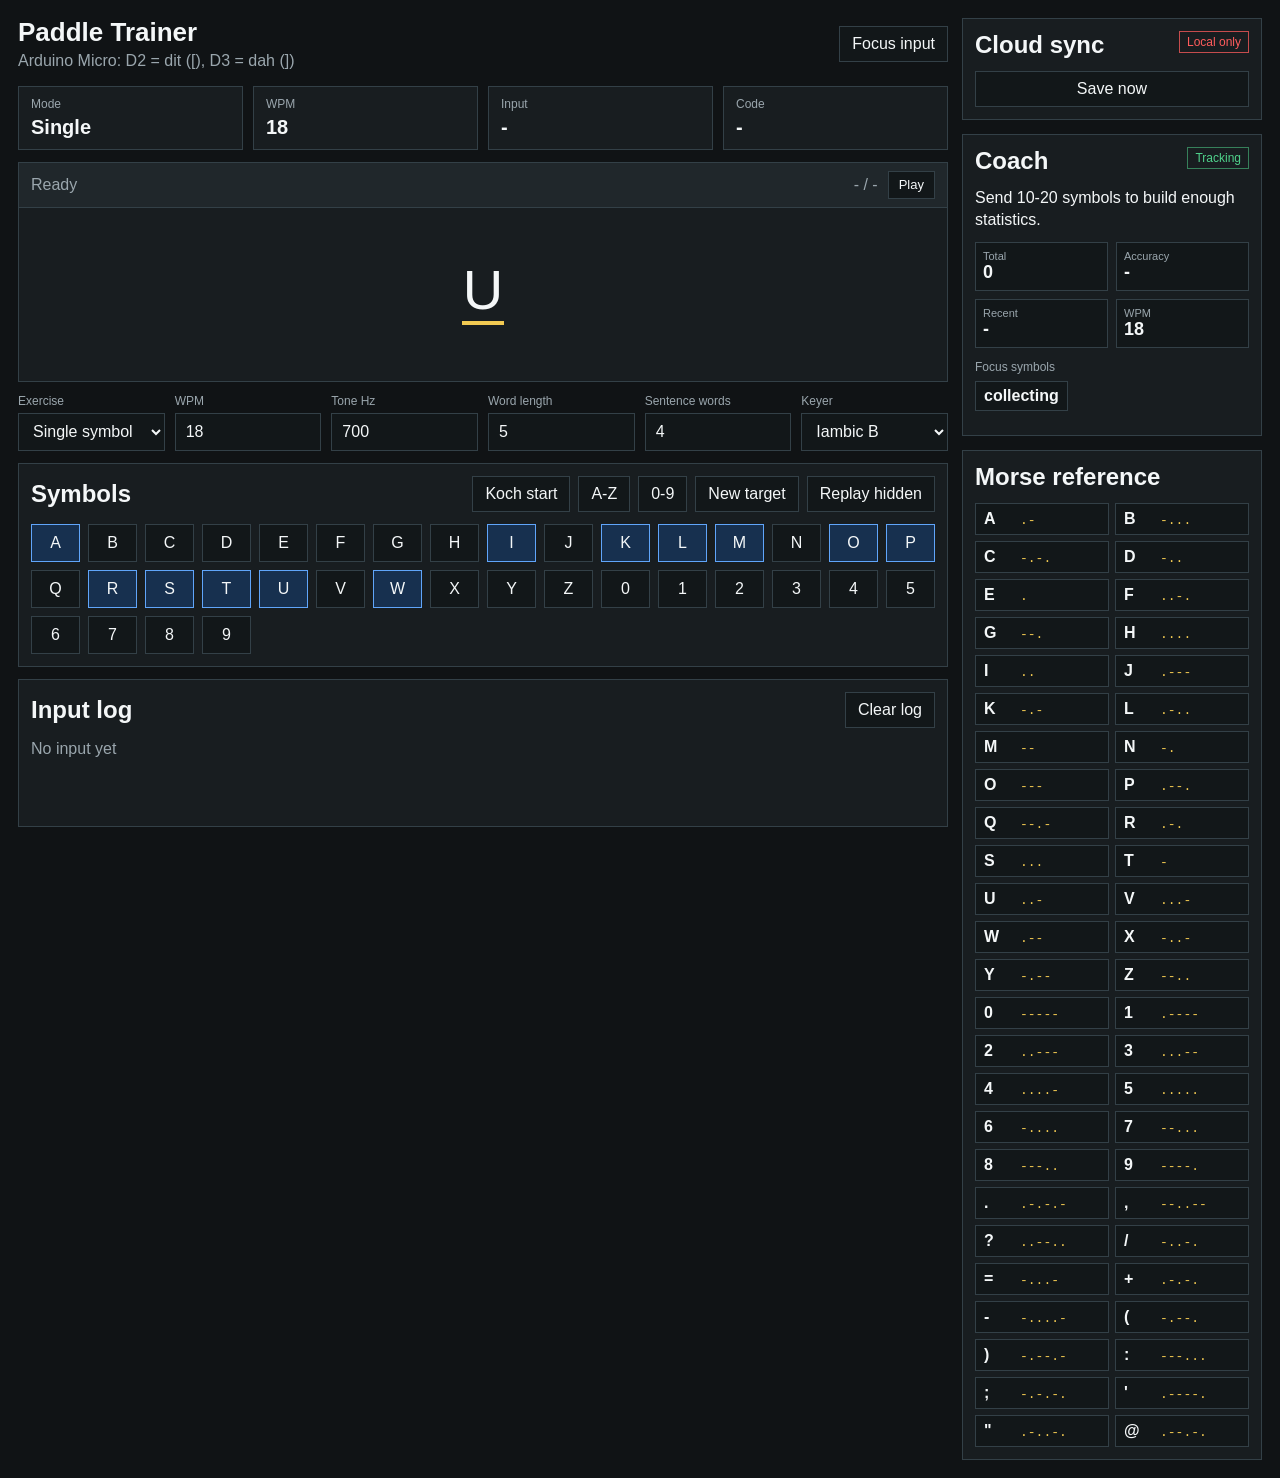
<file: firmware/m5_wifi_paddle_trainer/data/index.html>
<!doctype html>
<html lang="en">
  <head>
    <meta charset="utf-8" />
    <meta name="viewport" content="width=device-width, initial-scale=1" />
    <title>Paddle Trainer</title>
    <link rel="stylesheet" href="./styles.css" />
  </head>
  <body>
    <main class="app-shell">
      <div class="layout">
      <section class="workbench" aria-label="Morse trainer">
        <header class="topbar">
          <div>
            <h1>Paddle Trainer</h1>
            <p>Arduino Micro: D2 = dit ([), D3 = dah (])</p>
          </div>
          <button id="focusButton" type="button">Focus input</button>
        </header>

        <div class="status-grid">
          <div class="metric">
            <span>Mode</span>
            <strong id="modeLabel">Single</strong>
          </div>
          <div class="metric">
            <span>WPM</span>
            <strong id="wpmLabel">18</strong>
          </div>
          <div class="metric">
            <span>Input</span>
            <strong id="inputLabel">-</strong>
          </div>
          <div class="metric">
            <span>Code</span>
            <strong id="codeLabel">-</strong>
          </div>
        </div>

        <section id="targetPanel" class="target-panel" tabindex="0">
          <div class="target-meta">
            <span id="resultLabel">Ready</span>
            <div class="target-controls">
              <span id="keyStateLabel">Dit/Dah idle</span>
              <button id="listenGameButton" type="button">Play</button>
            </div>
          </div>
          <div id="targetText" class="target-text" aria-live="polite"></div>
        </section>

        <section class="settings-grid" aria-label="Trainer settings">
          <div class="control-group">
            <label for="modeSelect">Exercise</label>
            <select id="modeSelect">
              <option value="single">Single symbol</option>
              <option value="word">Word</option>
              <option value="sentence">Short sentence</option>
              <option value="listen">Listen repeat</option>
              <option value="free">Free input</option>
            </select>
          </div>

          <div class="control-group">
            <label for="wpmInput">WPM</label>
            <input id="wpmInput" type="number" min="5" max="45" value="18" />
          </div>

          <div class="control-group">
            <label for="toneInput">Tone Hz</label>
            <input id="toneInput" type="number" min="300" max="1200" value="700" />
          </div>

          <div class="control-group">
            <label for="wordLengthInput">Word length</label>
            <input id="wordLengthInput" type="number" min="1" max="12" value="5" />
          </div>

          <div class="control-group">
            <label for="wordCountInput">Sentence words</label>
            <input id="wordCountInput" type="number" min="2" max="8" value="4" />
          </div>

          <div class="control-group">
            <label for="iambicSelect">Keyer</label>
            <select id="iambicSelect">
              <option value="b">Iambic B</option>
              <option value="a">Iambic A</option>
            </select>
          </div>

        </section>

        <section class="symbol-panel" aria-label="Character selection">
          <div class="symbol-header">
            <h2>Symbols</h2>
            <div class="actions">
              <button id="kochButton" type="button">Koch start</button>
              <button id="lettersButton" type="button">A-Z</button>
              <button id="numbersButton" type="button">0-9</button>
              <button id="newTargetButton" type="button">New target</button>
              <button class="play-target-button" data-play-target type="button">Replay hidden</button>
            </div>
          </div>
          <div id="symbolGrid" class="symbol-grid"></div>
        </section>

        <section class="log-panel" aria-label="Input log">
          <div class="log-header">
            <h2>Input log</h2>
            <button id="clearLogButton" type="button">Clear log</button>
          </div>
          <div id="logList" class="log-list">
            <span id="logEmpty" class="log-empty">No input yet</span>
          </div>
        </section>
      </section>
      <aside class="right-rail">
        <section class="sync-panel" aria-label="Cloud sync">
          <div class="sync-header">
            <h2>Cloud sync</h2>
            <span id="syncStatus" class="sync-status">Local only</span>
          </div>
          <div class="sync-controls">
            <button id="syncSaveButton" type="button">Save now</button>
          </div>
        </section>

        <section class="coach-panel" aria-label="Training coach">
          <div class="coach-header">
            <h2>Coach</h2>
            <span id="coachState" class="coach-state">Watching</span>
          </div>
          <div id="coachAdvice" class="coach-advice"></div>
          <div id="coachStats" class="coach-stats"></div>
          <div>
            <h3>Focus symbols</h3>
            <div id="coachFocus" class="coach-focus"></div>
          </div>
        </section>

        <section class="reference-panel" aria-label="Morse code reference">
          <h2>Morse reference</h2>
          <div id="referenceGrid" class="reference-grid"></div>
        </section>
      </aside>
      </div>
    </main>

    <script src="./sync-config.js"></script>
    <script src="./app.js"></script>
  </body>
</html>
</file>
<file: firmware/m5_wifi_paddle_trainer/data/styles.css>
:root {
  color-scheme: dark;
  --bg: #101315;
  --panel: #181d20;
  --panel-2: #20272b;
  --text: #f4f7f8;
  --muted: #9aa6ad;
  --line: #334047;
  --green: #4fd28b;
  --red: #ff5c5c;
  --yellow: #f2ca52;
  --blue: #60a5fa;
}

* {
  box-sizing: border-box;
}

body {
  margin: 0;
  background: var(--bg);
  color: var(--text);
  font-family: Arial, Helvetica, sans-serif;
}

button,
input,
select {
  font: inherit;
}

button,
select,
input {
  border: 1px solid var(--line);
  background: #121719;
  color: var(--text);
}

input[type="checkbox"] {
  width: 18px;
  height: 18px;
  accent-color: var(--blue);
}

button {
  min-height: 36px;
  padding: 0 12px;
  cursor: pointer;
}

button:hover,
select:hover,
input:hover {
  border-color: var(--blue);
}

button:disabled {
  color: #667178;
  cursor: not-allowed;
  opacity: 0.7;
}

.app-shell {
  min-height: 100vh;
  padding: 18px;
}

.layout {
  max-width: 1440px;
  margin: 0 auto;
  display: grid;
  grid-template-columns: minmax(0, 1fr) 300px;
  gap: 14px;
  align-items: start;
}

.workbench {
  max-width: 1120px;
  width: 100%;
}

.topbar {
  display: flex;
  align-items: center;
  justify-content: space-between;
  gap: 16px;
  margin-bottom: 16px;
}

h1,
h2,
p {
  margin: 0;
}

h1 {
  font-size: 26px;
  line-height: 1.1;
}

.topbar p {
  color: var(--muted);
  margin-top: 5px;
}

.status-grid {
  display: grid;
  grid-template-columns: repeat(4, 1fr);
  gap: 10px;
  margin-bottom: 12px;
}

.metric {
  background: var(--panel);
  border: 1px solid var(--line);
  padding: 10px 12px;
}

.metric span {
  display: block;
  color: var(--muted);
  font-size: 12px;
  margin-bottom: 4px;
}

.metric strong {
  font-size: 20px;
  line-height: 1.2;
}

.target-panel {
  min-height: 220px;
  border: 1px solid var(--line);
  background: var(--panel);
  outline: none;
  margin-bottom: 12px;
}

.target-panel:focus {
  border-color: var(--blue);
}

.target-meta {
  display: flex;
  align-items: center;
  justify-content: space-between;
  gap: 12px;
  background: var(--panel-2);
  border-bottom: 1px solid var(--line);
  color: var(--muted);
  padding: 8px 12px;
}

.target-controls {
  display: flex;
  align-items: center;
  gap: 10px;
}

.target-controls button {
  min-height: 28px;
  padding: 0 10px;
  font-size: 13px;
}

.target-text {
  min-height: 170px;
  display: flex;
  flex-wrap: wrap;
  align-content: center;
  justify-content: center;
  gap: 8px;
  padding: 24px;
  font-size: 56px;
  line-height: 1.08;
  letter-spacing: 0;
}

.target-char,
.target-space {
  min-width: 42px;
  min-height: 64px;
  display: inline-flex;
  align-items: center;
  justify-content: center;
  border-bottom: 4px solid transparent;
}

.target-space {
  min-width: 26px;
}

.target-char.current {
  border-color: var(--yellow);
}

.target-char.correct {
  color: var(--green);
}

.hidden-char {
  font-size: 22px;
  font-weight: 700;
}

.target-char.error,
.target-panel.error .target-char.current {
  color: var(--red);
}

.free-output {
  width: 100%;
  max-height: 150px;
  overflow: auto;
  overflow-wrap: anywhere;
  text-align: left;
  font-size: 42px;
  line-height: 1.2;
}

.target-panel.success {
  border-color: var(--green);
}

.target-panel.error {
  border-color: var(--red);
}

.settings-grid {
  display: grid;
  grid-template-columns: repeat(6, 1fr);
  gap: 10px;
  margin-bottom: 12px;
}

.control-group {
  display: grid;
  gap: 5px;
}

.control-group label {
  color: var(--muted);
  font-size: 12px;
}

.control-group input,
.control-group select {
  width: 100%;
  min-height: 38px;
  padding: 0 10px;
}

.check-control {
  border: 1px solid var(--line);
  background: #121719;
  min-height: 38px;
  padding: 7px 10px;
  align-content: center;
}

.check-control input {
  min-height: 0;
  padding: 0;
}

.check-control strong {
  font-size: 13px;
}

.symbol-panel {
  border: 1px solid var(--line);
  background: var(--panel);
  padding: 12px;
  margin-bottom: 12px;
}

.symbol-header,
.log-header {
  display: flex;
  align-items: center;
  justify-content: space-between;
  gap: 12px;
  margin-bottom: 12px;
}

.actions {
  display: flex;
  flex-wrap: wrap;
  gap: 8px;
}

.symbol-grid {
  display: grid;
  grid-template-columns: repeat(auto-fill, minmax(48px, 1fr));
  gap: 8px;
}

.symbol-tile {
  display: flex;
  align-items: center;
  justify-content: center;
  min-height: 38px;
  border: 1px solid var(--line);
  background: #121719;
  user-select: none;
}

.symbol-tile input {
  position: absolute;
  opacity: 0;
  pointer-events: none;
}

.symbol-tile.selected {
  border-color: var(--blue);
  background: #17304f;
}

.symbol-tile.coach-focus-symbol {
  border-color: var(--red);
  box-shadow: inset 0 0 0 2px rgba(255, 92, 92, 0.28), 0 0 0 1px rgba(255, 92, 92, 0.18);
}

.symbol-tile.selected.coach-focus-symbol {
  background: linear-gradient(135deg, #17304f 0 58%, rgba(255, 92, 92, 0.24) 58% 100%);
}

.log-panel {
  border: 1px solid var(--line);
  background: var(--panel);
  padding: 12px;
}

.log-list {
  min-height: 74px;
  display: flex;
  flex-wrap: wrap;
  align-content: flex-start;
  gap: 8px;
}

.log-entry {
  min-width: 58px;
  border: 1px solid var(--line);
  background: #121719;
  padding: 6px 8px;
}

.log-entry.correct {
  border-color: rgba(79, 210, 139, 0.85);
  background: rgba(79, 210, 139, 0.12);
}

.log-entry.error {
  border-color: rgba(255, 92, 92, 0.9);
  background: rgba(255, 92, 92, 0.12);
}

.log-entry.neutral {
  border-color: rgba(96, 165, 250, 0.72);
  background: rgba(96, 165, 250, 0.12);
}

.log-symbols {
  display: flex;
  align-items: baseline;
  gap: 5px;
  font-size: 20px;
  line-height: 1.1;
}

.log-actual {
  color: var(--text);
  font-weight: 700;
}

.log-expected {
  color: var(--muted);
  font-size: 13px;
}

.log-code {
  color: var(--muted);
  display: block;
  font-family: Consolas, "Courier New", monospace;
  font-size: 12px;
  margin-top: 4px;
}

.log-empty {
  color: var(--muted);
}

.right-rail {
  position: sticky;
  top: 18px;
  display: grid;
  gap: 14px;
}

.reference-panel,
.coach-panel,
.sync-panel {
  border: 1px solid var(--line);
  background: var(--panel);
  padding: 12px;
}

.reference-panel h2,
.coach-panel h2,
.sync-panel h2 {
  margin-bottom: 12px;
}

.coach-header,
.sync-header {
  display: flex;
  justify-content: space-between;
  gap: 10px;
}

.coach-state,
.sync-status {
  align-self: start;
  color: var(--green);
  border: 1px solid rgba(79, 210, 139, 0.55);
  padding: 3px 7px;
  font-size: 12px;
}

.sync-status.error {
  color: var(--red);
  border-color: rgba(255, 92, 92, 0.75);
}

.sync-status.pending {
  color: var(--yellow);
  border-color: rgba(242, 202, 82, 0.75);
}

.sync-controls {
  display: grid;
  grid-template-columns: 1fr;
  gap: 8px;
}

.coach-advice {
  color: var(--text);
  line-height: 1.35;
  margin-bottom: 12px;
}

.coach-stats {
  display: grid;
  grid-template-columns: 1fr 1fr;
  gap: 8px;
  margin-bottom: 12px;
}

.coach-stat {
  border: 1px solid var(--line);
  background: #121719;
  padding: 7px;
}

.coach-stat span {
  color: var(--muted);
  display: block;
  font-size: 11px;
}

.coach-stat strong {
  font-size: 18px;
}

.coach-panel h3 {
  color: var(--muted);
  font-size: 12px;
  font-weight: 400;
  margin: 0 0 7px;
}

.coach-focus {
  display: flex;
  flex-wrap: wrap;
  gap: 6px;
  min-height: 30px;
  margin-bottom: 12px;
}

.focus-chip {
  border: 1px solid var(--line);
  background: #121719;
  padding: 5px 8px;
  font-weight: 700;
}

.focus-chip.hot {
  border-color: rgba(255, 92, 92, 0.9);
  color: var(--red);
}

.reference-grid {
  display: grid;
  grid-template-columns: 1fr 1fr;
  gap: 6px;
}

.reference-item {
  display: grid;
  grid-template-columns: 28px 1fr;
  gap: 8px;
  align-items: baseline;
  border: 1px solid var(--line);
  background: #121719;
  padding: 6px 8px;
}

.reference-char {
  font-weight: 700;
  color: var(--text);
}

.reference-code {
  font-family: Consolas, "Courier New", monospace;
  color: var(--yellow);
  font-size: 13px;
}

@media (max-width: 800px) {
  .layout {
    grid-template-columns: 1fr;
  }

  .right-rail {
    position: static;
  }

  .topbar,
  .symbol-header,
  .log-header {
    align-items: stretch;
    flex-direction: column;
  }

  .status-grid,
  .settings-grid {
    grid-template-columns: repeat(2, 1fr);
  }

  .target-text {
    font-size: 42px;
  }
}
</file>
